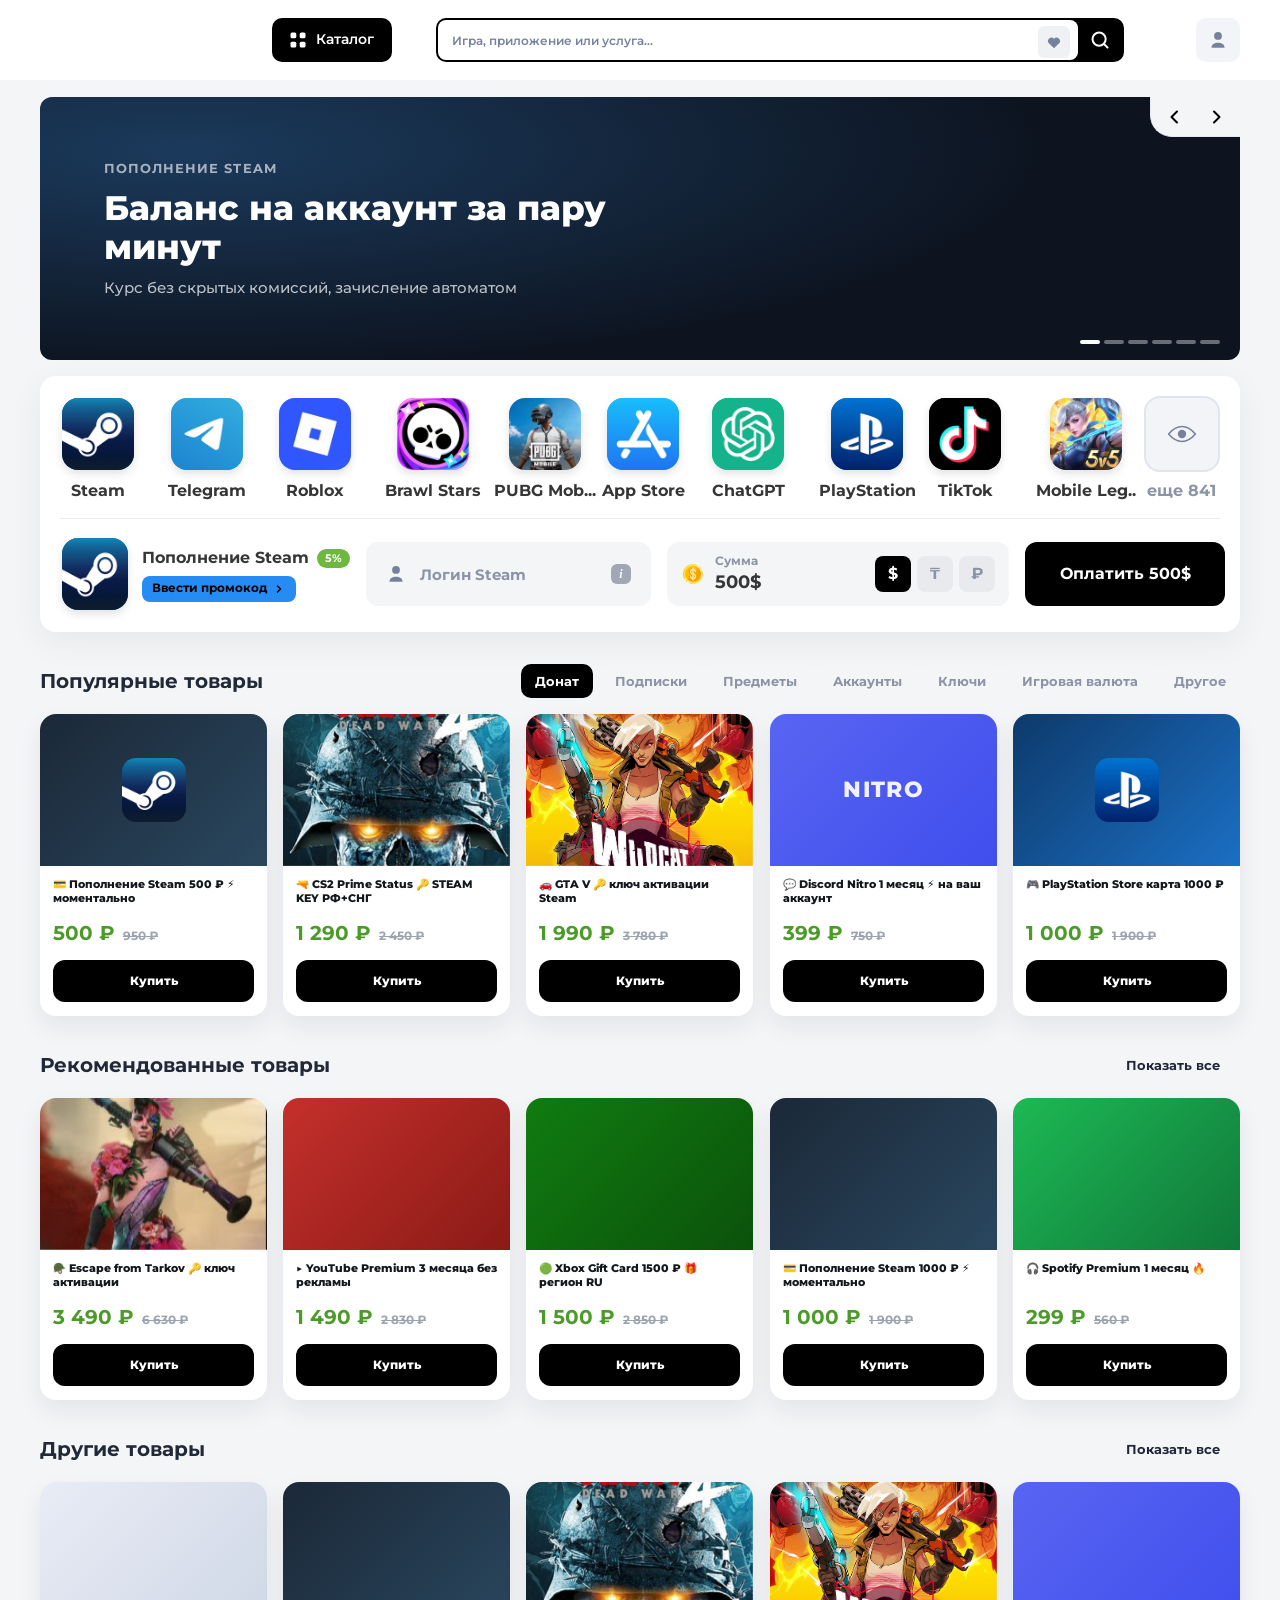
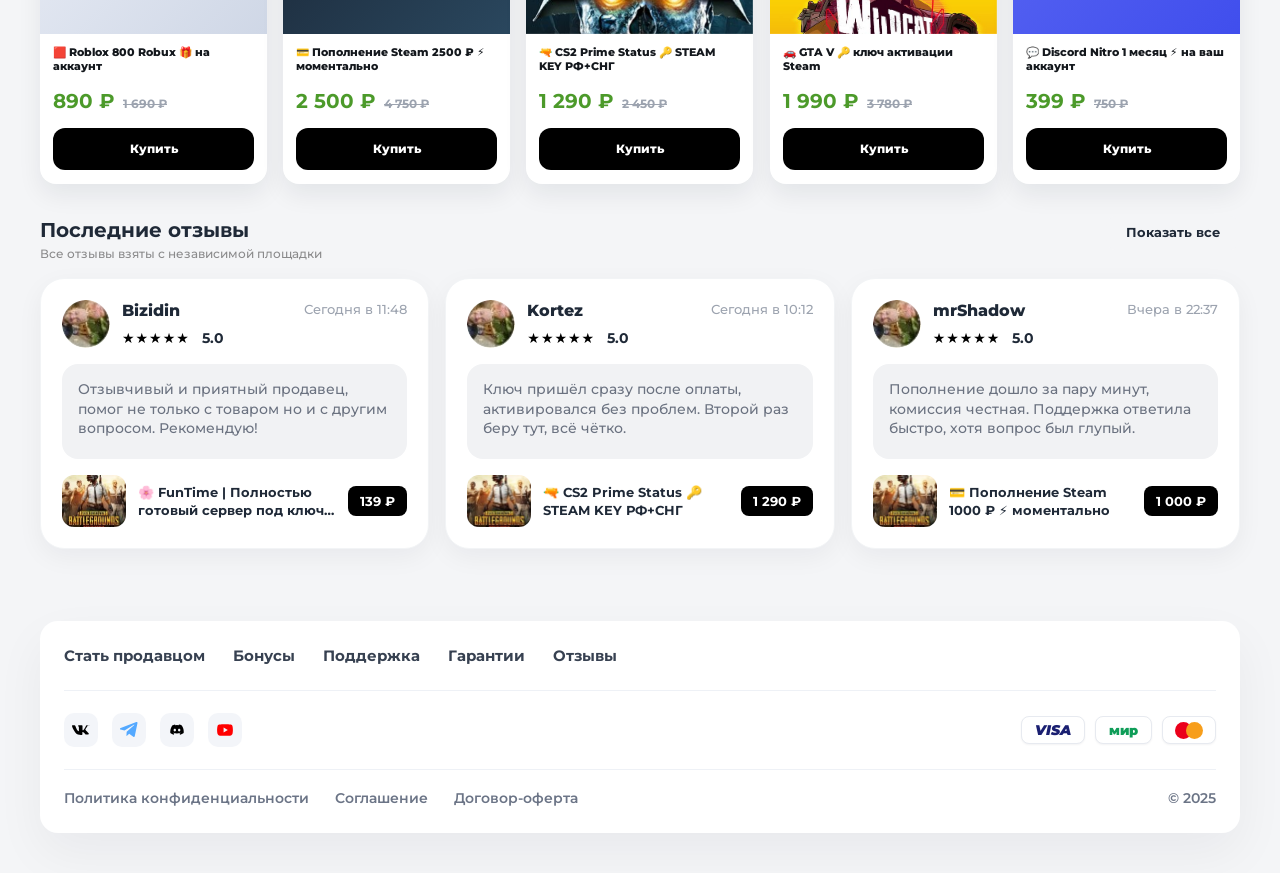
<file: index.html>
<!DOCTYPE html>
<html lang="ru">
<head>
<meta charset="utf-8">
<meta name="viewport" content="width=device-width, initial-scale=1">
<title>Магазин цифровых товаров</title>
<link rel="icon" href="assets/img/favicon.svg" type="image/svg+xml">
<link rel="icon" href="assets/img/favicon-32.png" sizes="32x32" type="image/png">
<link rel="apple-touch-icon" href="assets/img/favicon-180.png">
<link rel="preconnect" href="https://fonts.googleapis.com">
<link rel="preconnect" href="https://fonts.gstatic.com" crossorigin>
<link href="https://fonts.googleapis.com/css2?family=Montserrat:wght@400;500;600;700;800;900&display=swap" rel="stylesheet">
<link rel="stylesheet" href="assets/css/styles.css">
</head>
<body>

<header class="header">
  <div class="header__inner">
    <button class="btn btn--catalog" type="button" id="catalogBtn" aria-expanded="false" aria-controls="catalogMenu">
      <svg width="20" height="20" viewBox="0 0 20 20" fill="none" aria-hidden="true">
        <rect x="2.5" y="2.5" width="5.8" height="5.8" rx="1.6" fill="#fff"/>
        <rect x="11.7" y="2.5" width="5.8" height="5.8" rx="1.6" fill="#fff"/>
        <rect x="2.5" y="11.7" width="5.8" height="5.8" rx="1.6" fill="#fff"/>
        <rect x="11.7" y="11.7" width="5.8" height="5.8" rx="1.6" fill="#fff"/>
      </svg>
      Каталог
    </button>

    <form class="search" role="search" onsubmit="return false">
      <input class="search__input" type="text" placeholder="Игра, приложение или услуга...">
      <button class="search__fav" type="button" aria-label="Избранное">
        <svg width="14" height="13" viewBox="0 0 14 13" fill="none" aria-hidden="true"><path d="M7 12.2 1.9 7.3A3.4 3.4 0 0 1 7 2.8a3.4 3.4 0 0 1 5.1 4.5L7 12.2Z" fill="#76829B"/></svg>
      </button>
      <button class="search__submit" type="submit" aria-label="Найти">
        <svg width="20" height="20" viewBox="0 0 20 20" fill="none" aria-hidden="true">
          <circle cx="9.1" cy="9.1" r="6.6" stroke="#fff" stroke-width="2"/>
          <path d="M14 14l3.5 3.5" stroke="#fff" stroke-width="2" stroke-linecap="round"/>
        </svg>
      </button>
    </form>

    <button class="header__profile" type="button" aria-label="Профиль">
      <svg width="20" height="20" viewBox="0 0 20 20" fill="none" aria-hidden="true">
        <circle cx="10" cy="5.9" r="3.9" fill="#76829B"/>
        <path d="M3.5 17.7c0-3.4 2.9-4.9 6.5-4.9s6.5 1.5 6.5 4.9H3.5Z" fill="#76829B"/>
      </svg>
    </button>
  </div>

  <!-- Выпадающее меню каталога. Живёт внутри шапки, чтобы клик по нему
       не считался кликом «снаружи» и меню не закрывалось само. -->
  <div class="catalog" id="catalogMenu" hidden>
    <div class="catalog__inner">
      <nav class="cat-side">
            <button class="cat-side__item is-active" type="button">
              Игры и игровые сервисы
              <svg width="18" height="18" viewBox="0 0 18 18" fill="none" aria-hidden="true"><path d="M6.75 4.5 11.25 9l-4.5 4.5" stroke="currentColor" stroke-width="1.5" stroke-linecap="round" stroke-linejoin="round"/></svg>
            </button>
            <button class="cat-side__item" type="button">
              Игровые ценности
              <svg width="18" height="18" viewBox="0 0 18 18" fill="none" aria-hidden="true"><path d="M6.75 4.5 11.25 9l-4.5 4.5" stroke="currentColor" stroke-width="1.5" stroke-linecap="round" stroke-linejoin="round"/></svg>
            </button>
            <button class="cat-side__item" type="button">
              Мобильные игры
              <svg width="18" height="18" viewBox="0 0 18 18" fill="none" aria-hidden="true"><path d="M6.75 4.5 11.25 9l-4.5 4.5" stroke="currentColor" stroke-width="1.5" stroke-linecap="round" stroke-linejoin="round"/></svg>
            </button>
            <button class="cat-side__item" type="button">
              Сервисы и соцсети
              <svg width="18" height="18" viewBox="0 0 18 18" fill="none" aria-hidden="true"><path d="M6.75 4.5 11.25 9l-4.5 4.5" stroke="currentColor" stroke-width="1.5" stroke-linecap="round" stroke-linejoin="round"/></svg>
            </button>
            <button class="cat-side__item" type="button">
              Программы
              <svg width="18" height="18" viewBox="0 0 18 18" fill="none" aria-hidden="true"><path d="M6.75 4.5 11.25 9l-4.5 4.5" stroke="currentColor" stroke-width="1.5" stroke-linecap="round" stroke-linejoin="round"/></svg>
            </button>
      </nav>
      <div class="cat-main">
        <div class="cat-cols">
            <div class="cat-col">
              <h3 class="cat-col__title">
                <a href="#">Steam</a>
                <svg width="18" height="18" viewBox="0 0 18 18" fill="none" aria-hidden="true"><path d="M6.75 4.5 11.25 9l-4.5 4.5" stroke="currentColor" stroke-width="1.6" stroke-linecap="round" stroke-linejoin="round"/></svg>
              </h3>
              <ul class="cat-col__list">
                <li><a href="#">Игры и DLC</a></li>
                <li><a href="#">Пополнение баланса</a></li>
                <li><a href="#">Подарочные карты</a></li>
                <li><a href="#">Коллекционные карточки</a></li>
                <li><a href="#">Смена региона</a></li>
              </ul>
            </div>
            <div class="cat-col">
              <h3 class="cat-col__title">
                <a href="#">PlayStation</a>
                <svg width="18" height="18" viewBox="0 0 18 18" fill="none" aria-hidden="true"><path d="M6.75 4.5 11.25 9l-4.5 4.5" stroke="currentColor" stroke-width="1.6" stroke-linecap="round" stroke-linejoin="round"/></svg>
              </h3>
              <ul class="cat-col__list">
                <li><a href="#">Игры и DLC</a></li>
                <li><a href="#">Пополнение баланса</a></li>
                <li><a href="#">Новые аккаунты</a></li>
                <li><a href="#">PS Plus</a></li>
                <li><a href="#">EA Play</a></li>
              </ul>
            </div>
            <div class="cat-col">
              <h3 class="cat-col__title">
                <a href="#">Xbox</a>
                <svg width="18" height="18" viewBox="0 0 18 18" fill="none" aria-hidden="true"><path d="M6.75 4.5 11.25 9l-4.5 4.5" stroke="currentColor" stroke-width="1.6" stroke-linecap="round" stroke-linejoin="round"/></svg>
              </h3>
              <ul class="cat-col__list">
                <li><a href="#">Игры и DLC</a></li>
                <li><a href="#">Пополнение баланса</a></li>
                <li><a href="#">Новые аккаунты</a></li>
                <li><a href="#">Xbox Game Pass</a></li>
                <li><a href="#">Услуги</a></li>
              </ul>
            </div>
            <div class="cat-col">
              <h3 class="cat-col__title">
                <a href="#">Nintendo</a>
                <svg width="18" height="18" viewBox="0 0 18 18" fill="none" aria-hidden="true"><path d="M6.75 4.5 11.25 9l-4.5 4.5" stroke="currentColor" stroke-width="1.6" stroke-linecap="round" stroke-linejoin="round"/></svg>
              </h3>
              <ul class="cat-col__list">
                <li><a href="#">Игры и DLC</a></li>
                <li><a href="#">Подарочные карты</a></li>
                <li><a href="#">Новые аккаунты</a></li>
                <li><a href="#">NS Online</a></li>
              </ul>
            </div>
            <div class="cat-col">
              <h3 class="cat-col__title">
                <a href="#">Battle.net</a>
                <svg width="18" height="18" viewBox="0 0 18 18" fill="none" aria-hidden="true"><path d="M6.75 4.5 11.25 9l-4.5 4.5" stroke="currentColor" stroke-width="1.6" stroke-linecap="round" stroke-linejoin="round"/></svg>
              </h3>
              <ul class="cat-col__list">
                <li><a href="#">World of Warcraft</a></li>
                <li><a href="#">Подарочные карты</a></li>
                <li><a href="#">Прямое пополнение</a></li>
                <li><a href="#">Новые аккаунты</a></li>
                <li><a href="#">Смена региона</a></li>
              </ul>
            </div>
            <div class="cat-col">
              <h3 class="cat-col__title">
                <a href="#">Подборки</a>
                <svg width="18" height="18" viewBox="0 0 18 18" fill="none" aria-hidden="true"><path d="M6.75 4.5 11.25 9l-4.5 4.5" stroke="currentColor" stroke-width="1.6" stroke-linecap="round" stroke-linejoin="round"/></svg>
              </h3>
              <ul class="cat-col__list">
                <li><a href="#">Скидки 90%</a></li>
                <li><a href="#">Популярные издатели</a></li>
                <li><a href="#">Лучшие серии игр</a></li>
                <li><a href="#">Steam Deck</a></li>
                <li><a href="#">Bundle-наборы</a></li>
              </ul>
            </div>
        </div>
      </div>
    </div>
  </div>
</header>

<main class="page">

  <!-- Баннер-карусель, пункт 1 интерактива из ТЗ. В макете картинки не было
       (чёрный прямоугольник), поэтому слайды собраны градиентами —
       структура и поведение важнее содержимого. -->
  <section class="banner" id="banner">
    <div class="banner__track">
      <div class="banner__slide slide--1 is-current">
        <div class="banner__text">
          <p class="banner__kicker">Пополнение Steam</p>
          <h2 class="banner__title">Баланс на аккаунт за пару минут</h2>
          <p class="banner__sub">Курс без скрытых комиссий, зачисление автоматом</p>
        </div>
      </div>
      <div class="banner__slide slide--2">
        <div class="banner__text">
          <p class="banner__kicker">Ключи и активации</p>
          <h2 class="banner__title">Более 40 000 игр в наличии</h2>
          <p class="banner__sub">Ключ приходит сразу после оплаты</p>
        </div>
      </div>
      <div class="banner__slide slide--3">
        <div class="banner__text">
          <p class="banner__kicker">Подписки</p>
          <h2 class="banner__title">Discord Nitro, YouTube, Spotify</h2>
          <p class="banner__sub">Оформляем на ваш аккаунт, без смены пароля</p>
        </div>
      </div>
      <div class="banner__slide slide--4">
        <div class="banner__text">
          <p class="banner__kicker">Мобильные игры</p>
          <h2 class="banner__title">Донат в Brawl Stars и PUBG Mobile</h2>
          <p class="banner__sub">По ID аккаунта, без входа в игру</p>
        </div>
      </div>
      <div class="banner__slide slide--5">
        <div class="banner__text">
          <p class="banner__kicker">Гифт-карты</p>
          <h2 class="banner__title">PlayStation, Xbox, Roblox</h2>
          <p class="banner__sub">Номиналы от 500 ₽, регион на выбор</p>
        </div>
      </div>
      <div class="banner__slide slide--6">
        <div class="banner__text">
          <p class="banner__kicker">Гарантия</p>
          <h2 class="banner__title">Не подошёл товар — вернём деньги</h2>
          <p class="banner__sub">Поддержка на связи круглосуточно</p>
        </div>
      </div>
    </div>

    <div class="banner__nav">
      <button class="banner__arrow" type="button" data-dir="-1" aria-label="Предыдущий слайд">
        <svg width="22" height="22" viewBox="0 0 22 22" fill="none" aria-hidden="true"><path d="M13 5.5 7.5 11l5.5 5.5" stroke="#000" stroke-width="2" stroke-linecap="round" stroke-linejoin="round"/></svg>
      </button>
      <button class="banner__arrow" type="button" data-dir="1" aria-label="Следующий слайд">
        <svg width="22" height="22" viewBox="0 0 22 22" fill="none" aria-hidden="true"><path d="M9 5.5 14.5 11 9 16.5" stroke="#000" stroke-width="2" stroke-linecap="round" stroke-linejoin="round"/></svg>
      </button>
    </div>

    <div class="banner__dots" role="tablist" aria-label="Слайды"></div>
  </section>

  <!-- Иконки сервисов и блок пополнения Steam -->
  <section class="services-card">
    <div class="services">
          <button class="service" type="button" style="--ring: #1482B3">
            <span class="service__tile"><img src="assets/img/steam.png" alt="Steam"></span>
            <span class="service__name">Steam</span>
          </button>
          <button class="service" type="button" style="--ring: #45BAEE">
            <span class="service__tile"><img src="assets/img/telegram.png" alt="Telegram"></span>
            <span class="service__name">Telegram</span>
          </button>
          <button class="service" type="button" style="--ring: #B8C5FF">
            <span class="service__tile"><img src="assets/img/roblox.png" alt="Roblox"></span>
            <span class="service__name">Roblox</span>
          </button>
          <button class="service" type="button" style="--ring: #E86EFF">
            <span class="service__tile"><img src="assets/img/brawlstars.png" alt="Brawl Stars"></span>
            <span class="service__name">Brawl Stars</span>
          </button>
          <button class="service" type="button" style="--ring: #FFFFFF">
            <span class="service__tile"><img src="assets/img/pubgm.png" alt="PUBG Mob..."></span>
            <span class="service__name">PUBG Mob...</span>
          </button>
          <button class="service" type="button" style="--ring: #4ACDFF">
            <span class="service__tile"><img src="assets/img/appstore.png" alt="App Store"></span>
            <span class="service__name">App Store</span>
          </button>
          <button class="service" type="button" style="--ring: #38D4AD">
            <span class="service__tile"><img src="assets/img/chatgpt.png" alt="ChatGPT"></span>
            <span class="service__name">ChatGPT</span>
          </button>
          <button class="service" type="button" style="--ring: #117FDA">
            <span class="service__tile"><img src="assets/img/playstation.png" alt="PlayStation"></span>
            <span class="service__name">PlayStation</span>
          </button>
          <button class="service" type="button" style="--ring: #454545">
            <span class="service__tile"><img src="assets/img/tiktok.png" alt="TikTok"></span>
            <span class="service__name">TikTok</span>
          </button>
          <button class="service" type="button" style="--ring: #FFFFFF">
            <span class="service__tile"><img src="assets/img/mobilelegends.png" alt="Mobile Leg.."></span>
            <span class="service__name">Mobile Leg..</span>
          </button>
      <button class="service service--more" type="button">
        <span class="service__tile service__tile--more">
          <svg width="28" height="28" viewBox="0 0 28 28" fill="none" aria-hidden="true">
            <circle cx="14" cy="14" r="4.2" fill="#76829B"/>
            <path d="M14 6.5c5.2 0 9.6 3 13.4 7.5-3.8 4.5-8.2 7.5-13.4 7.5S4.4 18.5.6 14C4.4 9.5 8.8 6.5 14 6.5Z" stroke="#76829B" stroke-width="1.6"/>
          </svg>
        </span>
        <span class="service__name service__name--muted">еще 841</span>
      </button>
    </div>

    <hr class="services-card__divider">

    <div class="topup" data-sku="STEAM-TOPUP-500">
      <div class="topup__app">
        <span class="service__tile" style="--ring: #1482B3"><img src="assets/img/steam.png" alt="Steam"></span>
        <div class="topup__app-text">
          <p class="topup__app-title">Пополнение Steam <span class="badge">5%</span></p>
          <button class="promo-btn" type="button" id="promoBtn">
            Ввести промокод
            <svg width="12" height="12" viewBox="0 0 12 12" fill="none" aria-hidden="true"><path d="M4.5 3 7.5 6l-3 3" stroke="#000" stroke-width="1.5" stroke-linecap="round" stroke-linejoin="round"/></svg>
          </button>
          <label class="promo-field" id="promoField" hidden>
            <input type="text" id="promoInput" placeholder="Промокод" maxlength="32" autocomplete="off">
          </label>
          <p class="promo-note" id="promoNote" hidden></p>
        </div>
      </div>

      <label class="field field--login">
        <svg width="20" height="20" viewBox="0 0 20 20" fill="none" aria-hidden="true">
          <circle cx="10" cy="5.9" r="3.9" fill="#76829B"/>
          <path d="M3.5 17.7c0-3.4 2.9-4.9 6.5-4.9s6.5 1.5 6.5 4.9H3.5Z" fill="#76829B"/>
        </svg>
        <input type="text" placeholder="Логин Steam">
        <span class="field__hint" title="Логин виден в настройках профиля Steam">i</span>
      </label>

      <div class="field field--amount">
        <img class="field__coin" src="assets/img/coin.png" alt="" width="20" height="20">
        <div class="field__amount-text">
          <span class="field__label">Сумма</span>
          <span class="field__value" id="amountValue">500₽</span>
        </div>
        <!-- Переключатель валют (пункт 3): только активное состояние, пересчёт по ТЗ не нужен -->
        <div class="currency" id="currency">
          <button class="currency__btn is-active" type="button" data-cur="$">$</button>
          <button class="currency__btn" type="button" data-cur="₸">₸</button>
          <button class="currency__btn" type="button" data-cur="₽">₽</button>
        </div>
      </div>

      <button class="btn btn--pay" type="button" id="payButton">Оплатить 500$</button>
    </div>
  </section>

  <!-- Ряды товаров -->
  <section class="products">
    <div class="products__head">
      <h2 class="section-title">Популярные товары</h2>
      <div class="chips">
            <button class="chip is-active" type="button" data-tab="donate">Донат</button>
            <button class="chip" type="button" data-tab="subscribes">Подписки</button>
            <button class="chip" type="button" data-tab="items">Предметы</button>
            <button class="chip" type="button" data-tab="accounts">Аккаунты</button>
            <button class="chip" type="button" data-tab="keys">Ключи</button>
            <button class="chip" type="button" data-tab="currency">Игровая валюта</button>
            <button class="chip" type="button" data-tab="other">Другое</button>
      </div>
    </div>
    <div class="grid">
        <article class="card" data-sku="STEAM-TOPUP-500">
            <div class="card__media card__media--art art--steam">
              <img src="assets/img/steam.png" alt="" loading="lazy">
            </div>
          <div class="card__body">
            <h3 class="card__title">💳 Пополнение Steam 500 ₽ ⚡ моментально</h3>
            <p class="card__price">
              <span class="card__price-now">500 ₽</span>
              <span class="card__price-old">950 ₽</span>
            </p>
            <button class="btn btn--buy" type="button">Купить</button>
          </div>
        </article>
        <article class="card" data-sku="KEY-CS2-PRIME">
            <img class="card__media" src="assets/img/zombie.jpg" alt="" loading="lazy">
          <div class="card__body">
            <h3 class="card__title">🔫 CS2 Prime Status 🔑 STEAM KEY РФ+СНГ</h3>
            <p class="card__price">
              <span class="card__price-now">1 290 ₽</span>
              <span class="card__price-old">2 450 ₽</span>
            </p>
            <button class="btn btn--buy" type="button">Купить</button>
          </div>
        </article>
        <article class="card" data-sku="KEY-GTA5">
            <img class="card__media" src="assets/img/wildcat.jpg" alt="" loading="lazy">
          <div class="card__body">
            <h3 class="card__title">🚗 GTA V 🔑 ключ активации Steam</h3>
            <p class="card__price">
              <span class="card__price-now">1 990 ₽</span>
              <span class="card__price-old">3 780 ₽</span>
            </p>
            <button class="btn btn--buy" type="button">Купить</button>
          </div>
        </article>
        <article class="card" data-sku="SUB-DISCORD-1M">
            <div class="card__media card__media--art art--discord">
              <span class="art__label">NITRO</span>
            </div>
          <div class="card__body">
            <h3 class="card__title">💬 Discord Nitro 1 месяц ⚡ на ваш аккаунт</h3>
            <p class="card__price">
              <span class="card__price-now">399 ₽</span>
              <span class="card__price-old">750 ₽</span>
            </p>
            <button class="btn btn--buy" type="button">Купить</button>
          </div>
        </article>
        <article class="card" data-sku="GIFT-PSN-1000">
            <div class="card__media card__media--art art--psn">
              <img src="assets/img/playstation.png" alt="" loading="lazy">
            </div>
          <div class="card__body">
            <h3 class="card__title">🎮 PlayStation Store карта 1000 ₽</h3>
            <p class="card__price">
              <span class="card__price-now">1 000 ₽</span>
              <span class="card__price-old">1 900 ₽</span>
            </p>
            <button class="btn btn--buy" type="button">Купить</button>
          </div>
        </article>
    </div>
  </section>

  <section class="products">
    <div class="products__head">
      <h2 class="section-title">Рекомендованные товары</h2>
      <button class="btn btn--ghost" type="button">Показать все</button>
    </div>
    <div class="grid">
        <article class="card" data-sku="KEY-EFT">
            <img class="card__media" src="assets/img/rogue.jpg" alt="" loading="lazy">
          <div class="card__body">
            <h3 class="card__title">🪖 Escape from Tarkov 🔑 ключ активации</h3>
            <p class="card__price">
              <span class="card__price-now">3 490 ₽</span>
              <span class="card__price-old">6 630 ₽</span>
            </p>
            <button class="btn btn--buy" type="button">Купить</button>
          </div>
        </article>
        <article class="card" data-sku="SUB-YT-3M">
            <div class="card__media card__media--art art--yt">
              <span class="art__label">PREMIUM</span>
            </div>
          <div class="card__body">
            <h3 class="card__title">▶️ YouTube Premium 3 месяца без рекламы</h3>
            <p class="card__price">
              <span class="card__price-now">1 490 ₽</span>
              <span class="card__price-old">2 830 ₽</span>
            </p>
            <button class="btn btn--buy" type="button">Купить</button>
          </div>
        </article>
        <article class="card" data-sku="GIFT-XBOX-1500">
            <div class="card__media card__media--art art--xbox">
              <span class="art__label">XBOX</span>
            </div>
          <div class="card__body">
            <h3 class="card__title">🟢 Xbox Gift Card 1500 ₽ 🎁 регион RU</h3>
            <p class="card__price">
              <span class="card__price-now">1 500 ₽</span>
              <span class="card__price-old">2 850 ₽</span>
            </p>
            <button class="btn btn--buy" type="button">Купить</button>
          </div>
        </article>
        <article class="card" data-sku="STEAM-TOPUP-1000">
            <div class="card__media card__media--art art--steam">
              <img src="assets/img/steam.png" alt="" loading="lazy">
            </div>
          <div class="card__body">
            <h3 class="card__title">💳 Пополнение Steam 1000 ₽ ⚡ моментально</h3>
            <p class="card__price">
              <span class="card__price-now">1 000 ₽</span>
              <span class="card__price-old">1 900 ₽</span>
            </p>
            <button class="btn btn--buy" type="button">Купить</button>
          </div>
        </article>
        <article class="card" data-sku="SUB-SPOTIFY-1M">
            <div class="card__media card__media--art art--spotify">
              <span class="art__label">SPOTIFY</span>
            </div>
          <div class="card__body">
            <h3 class="card__title">🎧 Spotify Premium 1 месяц 🔥</h3>
            <p class="card__price">
              <span class="card__price-now">299 ₽</span>
              <span class="card__price-old">560 ₽</span>
            </p>
            <button class="btn btn--buy" type="button">Купить</button>
          </div>
        </article>
    </div>
  </section>

  <section class="products">
    <div class="products__head">
      <h2 class="section-title">Другие товары</h2>
      <!-- Каталог из ТЗ — 12 позиций, поэтому подборки пересекаются:
           один и тот же товар выглядит одинаково в любом ряду -->
      <button class="btn btn--ghost" type="button">Показать все</button>
    </div>
    <div class="grid">
        <article class="card" data-sku="GIFT-ROBLOX-800">
            <div class="card__media card__media--art art--roblox">
              <img src="assets/img/roblox.png" alt="" loading="lazy">
            </div>
          <div class="card__body">
            <h3 class="card__title">🟥 Roblox 800 Robux 🎁 на аккаунт</h3>
            <p class="card__price">
              <span class="card__price-now">890 ₽</span>
              <span class="card__price-old">1 690 ₽</span>
            </p>
            <button class="btn btn--buy" type="button">Купить</button>
          </div>
        </article>
        <article class="card" data-sku="STEAM-TOPUP-2500">
            <div class="card__media card__media--art art--steam">
              <img src="assets/img/steam.png" alt="" loading="lazy">
            </div>
          <div class="card__body">
            <h3 class="card__title">💳 Пополнение Steam 2500 ₽ ⚡ моментально</h3>
            <p class="card__price">
              <span class="card__price-now">2 500 ₽</span>
              <span class="card__price-old">4 750 ₽</span>
            </p>
            <button class="btn btn--buy" type="button">Купить</button>
          </div>
        </article>
        <article class="card" data-sku="KEY-CS2-PRIME">
            <img class="card__media" src="assets/img/zombie.jpg" alt="" loading="lazy">
          <div class="card__body">
            <h3 class="card__title">🔫 CS2 Prime Status 🔑 STEAM KEY РФ+СНГ</h3>
            <p class="card__price">
              <span class="card__price-now">1 290 ₽</span>
              <span class="card__price-old">2 450 ₽</span>
            </p>
            <button class="btn btn--buy" type="button">Купить</button>
          </div>
        </article>
        <article class="card" data-sku="KEY-GTA5">
            <img class="card__media" src="assets/img/wildcat.jpg" alt="" loading="lazy">
          <div class="card__body">
            <h3 class="card__title">🚗 GTA V 🔑 ключ активации Steam</h3>
            <p class="card__price">
              <span class="card__price-now">1 990 ₽</span>
              <span class="card__price-old">3 780 ₽</span>
            </p>
            <button class="btn btn--buy" type="button">Купить</button>
          </div>
        </article>
        <article class="card" data-sku="SUB-DISCORD-1M">
            <div class="card__media card__media--art art--discord">
              <span class="art__label">NITRO</span>
            </div>
          <div class="card__body">
            <h3 class="card__title">💬 Discord Nitro 1 месяц ⚡ на ваш аккаунт</h3>
            <p class="card__price">
              <span class="card__price-now">399 ₽</span>
              <span class="card__price-old">750 ₽</span>
            </p>
            <button class="btn btn--buy" type="button">Купить</button>
          </div>
        </article>
    </div>
  </section>

  <!-- Отзывы: сверх ТЗ, для полноты страницы -->
  <section class="reviews">
    <div class="reviews__head">
      <div>
        <h2 class="section-title">Последние отзывы</h2>
        <p class="reviews__note">Все отзывы взяты с независимой площадки</p>
      </div>
      <button class="btn btn--ghost" type="button">Показать все</button>
    </div>
    <div class="reviews__grid">
        <article class="review">
          <header class="review__head">
            <img class="review__avatar" src="assets/img/avatar.jpg" alt="">
            <div class="review__who">
              <span class="review__name">Bizidin</span>
              <span class="review__rating"><span class="stars">★★★★★</span> 5.0</span>
            </div>
            <time class="review__time">Сегодня в 11:48</time>
          </header>
          <p class="review__text">Отзывчивый и приятный продавец, помог не только с товаром но и с другим вопросом. Рекомендую!</p>
          <a class="review__product" href="#">
            <img src="assets/img/pubg.jpg" alt="">
            <span class="review__product-name">🌸 FunTime | Полностью готовый сервер под ключ ⚡</span>
            <span class="review__product-price">139 ₽</span>
          </a>
        </article>
        <article class="review">
          <header class="review__head">
            <img class="review__avatar" src="assets/img/avatar.jpg" alt="">
            <div class="review__who">
              <span class="review__name">Kortez</span>
              <span class="review__rating"><span class="stars">★★★★★</span> 5.0</span>
            </div>
            <time class="review__time">Сегодня в 10:12</time>
          </header>
          <p class="review__text">Ключ пришёл сразу после оплаты, активировался без проблем. Второй раз беру тут, всё чётко.</p>
          <a class="review__product" href="#">
            <img src="assets/img/pubg.jpg" alt="">
            <span class="review__product-name">🔫 CS2 Prime Status 🔑 STEAM KEY РФ+СНГ</span>
            <span class="review__product-price">1 290 ₽</span>
          </a>
        </article>
        <article class="review">
          <header class="review__head">
            <img class="review__avatar" src="assets/img/avatar.jpg" alt="">
            <div class="review__who">
              <span class="review__name">mrShadow</span>
              <span class="review__rating"><span class="stars">★★★★★</span> 5.0</span>
            </div>
            <time class="review__time">Вчера в 22:37</time>
          </header>
          <p class="review__text">Пополнение дошло за пару минут, комиссия честная. Поддержка ответила быстро, хотя вопрос был глупый.</p>
          <a class="review__product" href="#">
            <img src="assets/img/pubg.jpg" alt="">
            <span class="review__product-name">💳 Пополнение Steam 1000 ₽ ⚡ моментально</span>
            <span class="review__product-price">1 000 ₽</span>
          </a>
        </article>
    </div>
  </section>

</main>

<footer class="footer">
  <div class="footer__row footer__row--top">
    <nav class="footer__nav">
      <a href="#">Стать продавцом</a>
      <a href="#">Бонусы</a>
      <a href="#">Поддержка</a>
      <a href="#">Гарантии</a>
      <a href="#">Отзывы</a>
    </nav>
  </div>

  <div class="footer__row footer__row--mid">
    <div class="footer__socials">
      <a class="soc" href="#" aria-label="VK"><svg width="18" height="10" viewBox="0 0 18 10" fill="none"><path d="M17.4 1c.1-.4 0-.7-.6-.7h-2c-.5 0-.7.3-.8.5 0 0-1 2.4-2.3 3.9-.4.4-.6.6-.9.6-.1 0-.3-.2-.3-.6V1c0-.5-.2-.7-.6-.7H6.6c-.3 0-.5.2-.5.4 0 .5.7.6.8 1.9v2.9c0 .6-.1.7-.4.7-.7 0-2.2-2.4-3.1-5.2C3.2.5 3 .3 2.5.3H.5C0 .3 0 .5 0 .8c0 .5.7 3.1 3.1 6.5C4.7 9.6 7 10 9 10c1.2 0 1.4-.3 1.4-.7V7.5c0-.5.1-.6.4-.6.2 0 .6.1 1.5 1 1 1 1.2 1.5 1.8 1.5h2c.6 0 .8-.3.7-.8-.2-.5-.9-1.3-1.8-2.2-.5-.6-1.2-1.2-1.4-1.5-.3-.4-.2-.5 0-.9 0 0 2.4-3.4 2.6-4.5" fill="#000"/></svg></a>
      <a class="soc" href="#" aria-label="Telegram"><svg width="18" height="16" viewBox="0 0 18 16" fill="none"><path d="M17.5.9 14.8 14c-.2.9-.7 1.1-1.5.7l-4.1-3-2 1.9c-.2.2-.4.4-.8.4l.3-4.2L14.3 3c.3-.3-.1-.4-.5-.2L4.5 8.6.5 7.4C-.4 7.1-.4 6.5.7 6.1L16.3.1c.7-.3 1.4.2 1.2.8Z" fill="#54A9FF"/></svg></a>
      <a class="soc" href="#" aria-label="Discord"><svg width="14" height="17" viewBox="0 0 14 17" fill="none"><path d="M11.8 3.4A11 11 0 0 0 9 2.5l-.4.7a10 10 0 0 0-3.2 0L5 2.5c-1 .2-1.9.5-2.8 1C.6 6 .1 8.5.3 11a11 11 0 0 0 3.4 1.7l.7-1.1-1.2-.6.3-.2a7.9 7.9 0 0 0 6.8 0l.3.2-1.2.6.7 1.1A11 11 0 0 0 13.7 11c.3-2.9-.4-5.4-1.9-7.6ZM4.8 9.5c-.7 0-1.2-.6-1.2-1.4S4.1 6.7 4.8 6.7c.7 0 1.2.6 1.2 1.4s-.5 1.4-1.2 1.4Zm4.4 0c-.7 0-1.2-.6-1.2-1.4s.5-1.4 1.2-1.4c.7 0 1.2.6 1.2 1.4s-.5 1.4-1.2 1.4Z" fill="#000"/></svg></a>
      <a class="soc" href="#" aria-label="YouTube"><svg width="18" height="18" viewBox="0 0 18 18" fill="none"><path d="M16.5 5.3c-.2-.9-.9-1.5-1.7-1.7C13.2 3.2 9 3.2 9 3.2s-4.2 0-5.8.4c-.8.2-1.5.8-1.7 1.7C1.1 6.9 1.1 9 1.1 9s0 2.1.4 3.7c.2.9.9 1.5 1.7 1.7 1.6.4 5.8.4 5.8.4s4.2 0 5.8-.4c.8-.2 1.5-.8 1.7-1.7.4-1.6.4-3.7.4-3.7s0-2.1-.4-3.7ZM7.6 11.5v-5L11.8 9l-4.2 2.5Z" fill="#FF0000"/></svg></a>
    </div>

    <div class="footer__pay">
      <span class="pay-badge pay-badge--visa">VISA</span>
      <span class="pay-badge pay-badge--mir">мир</span>
      <span class="pay-badge pay-badge--mc"><i></i><i></i></span>
    </div>
  </div>

  <div class="footer__row footer__row--bottom">
    <nav class="footer__legal">
      <a href="#">Политика конфиденциальности</a>
      <a href="#">Соглашение</a>
      <a href="#">Договор-оферта</a>
    </nav>
    <p class="footer__copy">© 2025</p>
  </div>
</footer>

<script src="assets/js/api.js"></script>
<script src="assets/js/app.js"></script>
</body>
</html>
</file>
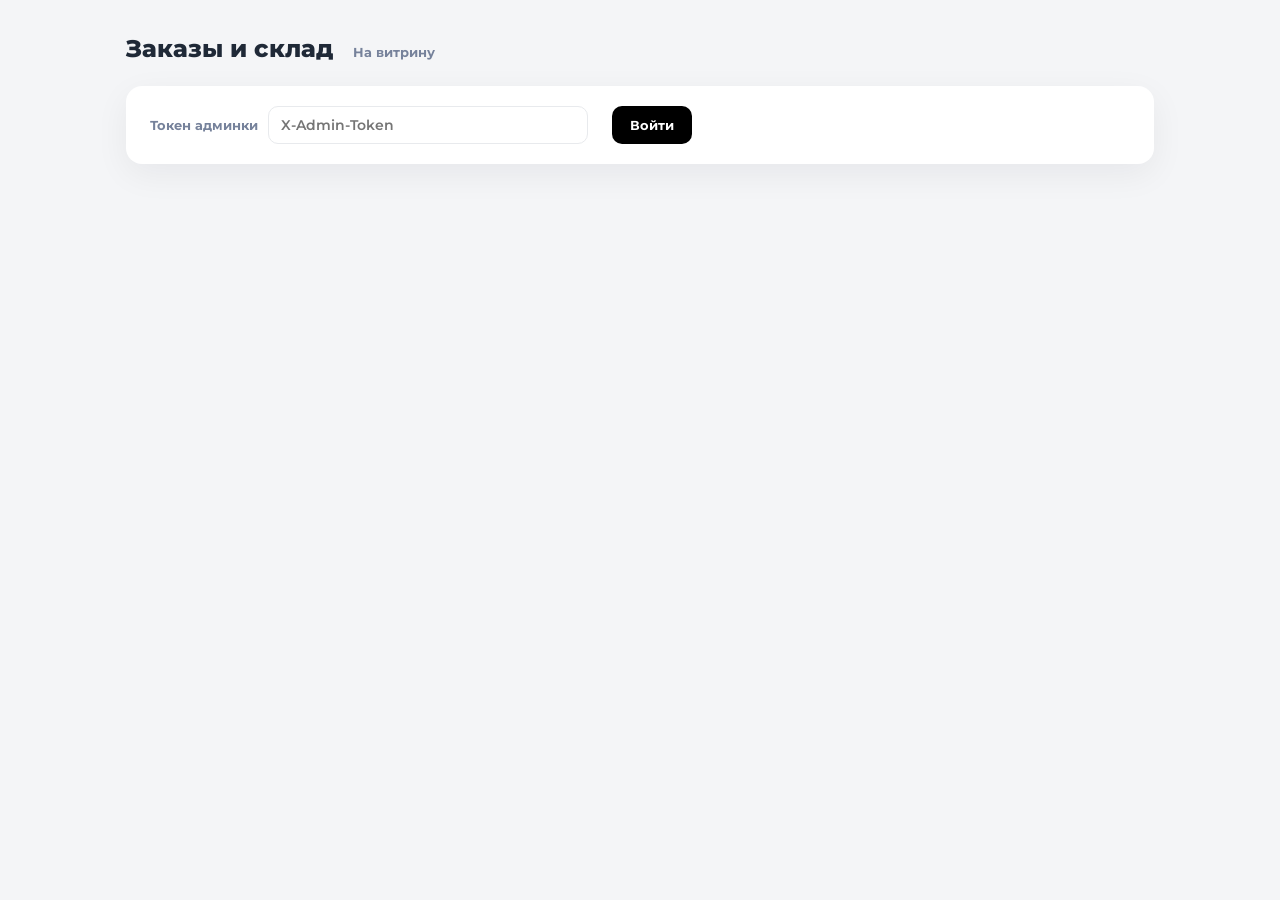
<file: admin/index.html>
<!DOCTYPE html>
<html lang="ru">
<head>
<meta charset="utf-8">
<meta name="viewport" content="width=device-width, initial-scale=1">
<title>Админка — магазин цифровых товаров</title>
<link rel="icon" href="../assets/img/favicon.svg" type="image/svg+xml">
<link rel="icon" href="../assets/img/favicon-32.png" sizes="32x32" type="image/png">
<link rel="preconnect" href="https://fonts.googleapis.com">
<link rel="preconnect" href="https://fonts.gstatic.com" crossorigin>
<link href="https://fonts.googleapis.com/css2?family=Montserrat:wght@400;500;600;700;800&display=swap" rel="stylesheet">
<link rel="stylesheet" href="../assets/css/styles.css">
<link rel="stylesheet" href="../assets/css/admin.css">
</head>
<body>

<div class="adm">
  <header class="adm__top">
    <h1 class="adm__title">Заказы и склад</h1>
    <a class="adm__link" href="../index.html">На витрину</a>
  </header>

  <!-- Полноценной авторизации по ТЗ не требуется, поэтому вход — это просто
       токен, который уходит в заголовке каждого запроса -->
  <section class="panel" id="authPanel">
    <label class="panel__field">
      <span>Токен админки</span>
      <input type="password" id="tokenInput" autocomplete="off" placeholder="X-Admin-Token">
    </label>
    <button class="adm-btn" type="button" id="loginBtn">Войти</button>
    <p class="panel__note" id="authNote" hidden></p>
  </section>

  <div id="workspace" hidden>
    <section class="panel">
      <div class="panel__head">
        <h2 class="panel__title">Склад поставщиков</h2>
        <button class="adm-btn adm-btn--ghost" type="button" id="reloadStock">Обновить</button>
      </div>

      <div class="tbl-wrap">
        <table class="tbl tbl--narrow">
          <thead>
            <tr><th>Поставщик</th><th>Всего кодов</th><th>Свободно</th></tr>
          </thead>
          <tbody id="stockBody"></tbody>
        </table>
      </div>

      <div class="panel__row">
        <select id="refillSupplier">
          <option value="A">Поставщик A</option>
          <option value="B">Поставщик B</option>
        </select>
        <input type="number" id="refillCount" value="10" min="1" max="200">
        <button class="adm-btn" type="button" id="refillBtn">Пополнить</button>
        <button class="adm-btn adm-btn--ghost" type="button" id="replayBtn" title="Применить вебхуки, пришедшие раньше своих заказов">
          Догнать вебхуки
        </button>
        <span class="panel__note" id="stockNote" hidden></span>
      </div>
    </section>

    <section class="panel">
      <div class="panel__head">
        <h2 class="panel__title">Заказы</h2>
        <div class="filters" id="filters">
          <button class="filter is-active" type="button" data-status="stuck">Оплачен, но не выдан</button>
          <button class="filter" type="button" data-status="">Все</button>
          <button class="filter" type="button" data-status="delivered">Выданные</button>
          <button class="filter" type="button" data-status="created">Ждут оплаты</button>
        </div>
        <button class="adm-btn adm-btn--ghost" type="button" id="reloadOrders">Обновить</button>
      </div>

      <div class="tbl-wrap">
        <table class="tbl">
          <thead>
            <tr>
              <th>Заказ</th><th>Товар</th><th>Сумма</th><th>Статус</th>
              <th>Ключ</th><th>Создан</th><th></th>
            </tr>
          </thead>
          <tbody id="ordersBody"></tbody>
        </table>
      </div>
      <p class="panel__note" id="ordersNote" hidden></p>
    </section>
  </div>
</div>

<script src="../assets/js/api.js"></script>
<script src="../assets/js/admin.js"></script>
</body>
</html>
</file>
<file: assets/css/styles.css>
/*
   Витрина магазина цифровых товаров.
   Размеры и цвета сняты с фигмы (контейнер 1200, шапка 80, обложка карточки 152
   и т.д.), поэтому в коде попадаются «некруглые» числа вроде 13.5px — так в макете.

   Раскладка при этом резиновая: контейнер тянется до 1200, ниже вступают
   брейкпоинты в конце файла — от планшета до телефона.
*/

:root {
  --bg: #F4F5F7;
  --white: #fff;
  --ink: #16181D;          /* самый тёмный текст, заголовки в меню */
  --text: #363636;         /* основной */
  --text-2: #1F2937;       /* заголовки секций */
  --muted: #8A94A6;        /* подписи, неактивные состояния */
  --muted-2: #76829B;      /* иконки */
  --line: #F2F4F7;
  --line-2: #E8EAED;
  --green: #4C9A2A;        /* цена */
  --green-2: #6EB83F;      /* бейдж «5%» */

  --radius: 16px;
  --shadow-card: 0 11px 25px rgba(16, 24, 40, .07);
  --shadow-block: 0 10px 34px rgba(16, 24, 40, .06);
}

*, *::before, *::after { box-sizing: border-box; }

/* Собственный display у блока сильнее атрибута hidden, поэтому глушим явно */
[hidden] { display: none !important; }

body {
  margin: 0;
  background: var(--bg);
  color: var(--text);
  font: 400 14px/1.4 Montserrat, "Segoe UI", system-ui, sans-serif;
  -webkit-font-smoothing: antialiased;
}

img { display: block; max-width: 100%; }
button { font: inherit; color: inherit; cursor: pointer; }

/* Системная обводка фокуса поверх чёрных кнопок выглядит грязно — рисуем свою.
   Только для клавиатуры: по клику мышью не появляется. */
:focus-visible { outline: 2px solid #268BF3; outline-offset: 2px; }
a { color: inherit; text-decoration: none; }

/* Общий контейнер: до 1200 как в макете, ниже — по ширине окна с полями */
.page,
.header__inner,
.footer,
.catalog__inner {
  width: 100%;
  max-width: 1200px;
  margin: 0 auto;
}

/* ─ Шапка ─ */

.header {
  position: relative;
  z-index: 30;
  background: var(--white);
  border-bottom: 1px solid var(--line);
}

.header__inner {
  height: 80px;
  display: flex;
  align-items: center;
  gap: 44px;
  padding-left: 232px; /* в макете кнопка каталога начинается не от края контейнера */
}

.btn {
  border: 0;
  border-radius: 10px;
  background: none;
  transition: background-color .18s ease, color .18s ease, transform .18s ease, box-shadow .18s ease;
}

.btn--catalog {
  display: inline-flex;
  align-items: center;
  gap: 8px;
  width: 120px;
  height: 44px;
  padding-left: 16px;
  background: #000;
  color: var(--white);
  font-size: 14px;
  font-weight: 600;
}
.btn--catalog:hover { background: #1c1c1c; }
.btn--catalog[aria-expanded="true"] { background: #1c1c1c; }

.search {
  position: relative;
  flex: 1;
  max-width: 688px;
  height: 44px;
  border: 2px solid #000;
  border-radius: 10px;
  background: #000;
  display: flex;
  align-items: center;
}

.search__input {
  flex: 1;
  min-width: 0;
  height: 40px;
  padding: 0 46px 0 14px;
  border: 0;
  border-radius: 8px;
  background: var(--white);
  font: 600 12px Montserrat, sans-serif;
  color: var(--text);
  outline: none;
}
.search__input::placeholder { color: #76829B; }

/* Кнопка «в избранное» лежит поверх белого поля, у правого края */
.search__fav {
  position: absolute;
  top: 6px;
  right: 52px;
  width: 32px;
  height: 32px;
  display: grid;
  place-items: center;
  border: 0;
  border-radius: 6px;
  background: #EFF1F5;
  transition: background-color .18s ease;
}
.search__fav:hover { background: #E2E6EE; }

.search__submit {
  width: 44px;
  height: 40px;
  display: grid;
  place-items: center;
  border: 0;
  background: none;
}

.header__profile {
  width: 44px;
  height: 44px;
  margin-left: auto;
  display: grid;
  place-items: center;
  border: 0;
  border-radius: 10px;
  background: var(--line);
  transition: background-color .18s ease;
}
.header__profile:hover { background: #E7EAF0; }

/* ─ Меню каталога ─ */

.catalog {
  position: absolute;
  left: 0;
  right: 0;
  top: 100%;
  background: var(--white);
  border-bottom: 1px solid #F1F2F5;
  box-shadow: 0 24px 40px rgba(16, 24, 40, .08);
  animation: catalog-in .16s ease-out;
}

@keyframes catalog-in {
  from { opacity: 0; transform: translateY(-6px); }
  to   { opacity: 1; transform: none; }
}

.catalog__inner {
  display: flex;
  min-height: 584px;
}

.cat-side {
  width: 320px;
  padding: 0;
  border-right: 1px solid #F1F2F5;
}

.cat-side__item {
  display: flex;
  align-items: center;
  justify-content: space-between;
  width: 100%;
  height: 44px;
  padding: 0 24px;
  border: 0;
  background: none;
  color: var(--text);
  font-size: 14px;
  font-weight: 500;
  text-align: left;
  transition: background-color .15s ease, color .15s ease;
}
.cat-side__item svg { color: var(--muted); flex: none; }
.cat-side__item:hover { background: #FAFBFC; }
.cat-side__item.is-active { background: var(--bg); color: var(--ink); }

.cat-main { flex: 1; padding: 24px 0 40px 40px; }

.cat-cols {
  display: grid;
  grid-template-columns: repeat(5, 137.6px);
  gap: 40px 32px;
}
/* «Подборки» в макете висят отдельной колонкой во втором ряду */
.cat-col:nth-child(6) { grid-column: 1; }

.cat-col__title {
  display: flex;
  align-items: center;
  gap: 4px;
  margin: 0 0 16px;
  color: var(--ink);
  font-size: 16px;
  font-weight: 700;
}
.cat-col__title svg { color: var(--ink); }

.cat-col__list {
  margin: 0;
  padding: 0;
  list-style: none;
  display: grid;
  gap: 12px;
}
.cat-col__list a {
  font-size: 13.5px;
  font-weight: 500;
  color: var(--text);
  transition: color .15s ease;
}
.cat-col__list a:hover { color: #000; }

/* ─ Баннер ─ */

.page { padding: 16px 0 40px; }

.banner {
  position: relative;
  height: 263px;
  margin-bottom: 16px;
}

.banner__track { height: 100%; }

/* Скругление живёт на самих слайдах: если резать их родителем через overflow:hidden,
   по дуге остаётся тёмный волосок в 1px. */
.banner__slide {
  position: absolute;
  inset: 0;
  border-radius: 12px;
  display: flex;
  align-items: center;
  padding: 0 64px;
  opacity: 0;
  transition: opacity .45s ease;
  pointer-events: none;
}
.banner__slide.is-current { opacity: 1; pointer-events: auto; }

/* Картинок для баннера в макете не было — рисуем градиентами */
.slide--1 { background: radial-gradient(120% 140% at 12% 20%, #1b3a5c 0%, #0d1420 60%); }
.slide--2 { background: radial-gradient(120% 140% at 20% 10%, #3d1f5c 0%, #120d20 65%); }
.slide--3 { background: radial-gradient(120% 140% at 80% 30%, #14483f 0%, #0a1a17 60%); }
.slide--4 { background: radial-gradient(120% 140% at 10% 80%, #5c2a1f 0%, #1c0f0b 65%); }
.slide--5 { background: radial-gradient(120% 140% at 70% 15%, #1f2f5c 0%, #0b0f1c 60%); }
.slide--6 { background: radial-gradient(120% 140% at 30% 60%, #3f3a12 0%, #17150a 60%); }

.banner__text { max-width: 620px; color: var(--white); }

.banner__kicker {
  margin: 0 0 12px;
  font-size: 13px;
  font-weight: 700;
  letter-spacing: .08em;
  text-transform: uppercase;
  color: rgba(255, 255, 255, .62);
}
.banner__title {
  margin: 0 0 10px;
  font-size: 34px;
  line-height: 1.15;
  font-weight: 800;
}
.banner__sub {
  margin: 0;
  font-size: 15px;
  font-weight: 500;
  color: rgba(255, 255, 255, .72);
}

.banner__nav {
  position: absolute;
  top: 0;
  right: 0;
  display: flex;
  gap: 2px;
  padding: 0 4px;
  width: 90px;
  height: 40px;
  border: 1px solid #E5E9F1;
  border-top: 0;
  border-right: 0;
  /* В макете это не кнопка поверх баннера, а вырез в нём (булева операция),
     поэтому фон совпадает с фоном страницы, а скруглён только внутренний угол */
  /* Радиус угла чуть меньше, чем у слайда, — так вырез гарантированно
     накрывает тёмный край и стык получается чистым */
  border-radius: 0 9px 0 22px;
  background: var(--bg);
}

.banner__arrow {
  width: 40px;
  height: 40px;
  display: grid;
  place-items: center;
  border: 0;
  border-radius: 40px;
  background: none;
  transition: background-color .15s ease;
}
.banner__arrow:hover { background: #E5E9F1; }

.banner__dots {
  position: absolute;
  right: 20px;
  bottom: 16px;
  display: flex;
  gap: 4px;
}

.banner__dot {
  width: 20px;
  height: 4px;
  border: 0;
  padding: 0;
  border-radius: 12px;
  background: rgba(255, 255, 255, .38);
  transition: background-color .2s ease;
}
.banner__dot.is-current { background: var(--white); }

/* ─ Карточка с иконками сервисов и пополнением ─ */

.services-card {
  padding: 20px;
  margin-bottom: 32px;
  border-radius: var(--radius);
  background: var(--white);
  box-shadow: var(--shadow-block);
}

.services {
  display: flex;
  justify-content: space-between;
}

.service {
  width: 76px;
  display: grid;
  justify-items: center;
  gap: 8px;
  border: 0;
  background: none;
  padding: 0;
}

/* Плитка сервиса: цвет обводки у каждого свой, приходит из --ring */
.service__tile {
  position: relative;
  display: grid;
  place-items: center;
  width: 76px;
  height: 76px;
  border-radius: 18px;
  padding: 2px;
  /* Пункт 4 из ТЗ. Волну ведёт --wave (0..1) — его ставит JS по расстоянию
     от курсора, поэтому подъём достаётся и соседним плиткам, а не только той,
     что под мышью */
  transform:
    translateY(calc(var(--wave, 0) * -10px))
    scale(calc(1 + var(--wave, 0) * .1));
  box-shadow:
    0 calc(var(--wave, 0) * 14px) calc(var(--wave, 0) * 20px)
    rgba(16, 24, 40, calc(var(--wave, 0) * .2));
  transition: transform .25s ease-out, box-shadow .25s ease-out;
}

/* Цветное свечение под плиткой — цвет берём из той же --ring, что и обводка */
.service__tile::after {
  content: '';
  position: absolute;
  inset: 6px;
  z-index: -1;
  border-radius: 16px;
  background: var(--ring, #C9D2E3);
  filter: blur(14px);
  opacity: calc(var(--wave, 0) * .6);
  transition: opacity .25s ease-out;
}

.service__tile img {
  width: 72px;
  height: 72px;
  border-radius: 16px;
  box-shadow: 0 4px 8px rgba(16, 24, 40, .12), 0 0 0 2px var(--ring, transparent) inset;
}

.service:hover .service__name { color: #000; }

.service__name {
  font-size: 16px;
  font-weight: 700;
  color: var(--text);
  white-space: nowrap;
  transition: color .2s ease;
}
.service__name--muted { color: var(--muted); }

.service__tile--more {
  border: 2px solid #DFE5EF;
  border-radius: 16px;
  background: var(--line);
}

.services-card__divider {
  height: 1px;
  margin: 16px 0 17px;
  border: 0;
  background: var(--line-2);
}

/* Строка пополнения. В макете это сетка из четырёх блоков фиксированной ширины */
.topup {
  display: grid;
  grid-template-columns: 290px 285px 342px 200px;
  gap: 16px;
  align-items: center;
}

.topup__app { display: flex; align-items: center; gap: 12px; }
.topup__app-text { display: grid; gap: 6px; }

.topup__app-title {
  margin: 0;
  display: flex;
  align-items: center;
  gap: 8px;
  font-size: 16px;
  font-weight: 700;
  color: var(--text);
  white-space: nowrap;
}

.badge {
  padding: 4px 8px;
  border-radius: 999px;
  background: var(--green-2);
  color: var(--white);
  font-size: 11px;
  font-weight: 700;
  line-height: 1;
}

.promo-btn {
  display: inline-flex;
  align-items: center;
  gap: 6px;
  width: 154px;
  height: 26px;
  padding: 0 10px;
  border: 0;
  border-radius: 8px;
  background: #268BF3;
  white-space: nowrap;
  color: #000;
  font-size: 12px;
  font-weight: 700;
  transition: filter .15s ease;
}
.promo-btn:hover { filter: brightness(1.06); }

.field {
  display: flex;
  align-items: center;
  height: 64px;
  padding: 0 20px;
  border-radius: 12px;
  background: var(--bg);
}

.field--login { gap: 12px; }
.field--login input {
  flex: 1;
  min-width: 0;
  border: 0;
  background: none;
  font: 700 15px Montserrat, sans-serif;
  color: var(--text);
  outline: none;
}
.field--login input::placeholder { color: var(--muted); }

.field__hint {
  display: grid;
  place-items: center;
  width: 20px;
  height: 20px;
  border-radius: 6px;
  background: #A0A8B5;
  color: var(--white);
  font: italic 700 12px Georgia, serif;
  cursor: help;
}

.field--amount { gap: 12px; padding: 0 14px 0 16px; }
.field__coin { flex: none; }
.field__amount-text { display: grid; }
.field__label { font-size: 12px; font-weight: 700; color: var(--muted); }
.field__value { font-size: 18px; font-weight: 700; color: var(--text); }

.currency { display: flex; gap: 6px; margin-left: auto; }

.currency__btn {
  width: 36px;
  height: 36px;
  border: 0;
  border-radius: 8px;
  background: var(--line-2);
  color: var(--muted);
  font-size: 16px;
  font-weight: 700;
  transition: background-color .15s ease, color .15s ease;
}
.currency__btn:hover { background: #DCDFE5; }
.currency__btn.is-active { background: #000; color: var(--white); }

.btn--pay {
  height: 64px;
  border-radius: 12px;
  background: #000;
  color: var(--white);
  font-size: 16px;
  font-weight: 700;
}
.btn--pay:hover { background: #1c1c1c; }

/* ─ Ряды товаров ─ */

.products { margin-bottom: 32px; }

.products__head {
  display: flex;
  align-items: center;
  gap: 24px;
  margin-bottom: 16px;
}

.section-title {
  margin: 0;
  font-size: 20px;
  font-weight: 700;
  color: var(--text-2);
}

.chips { display: flex; gap: 8px; margin-left: auto; }

.chip {
  height: 34px;
  padding: 0 14px;
  border: 0;
  border-radius: 10px;
  background: var(--bg);
  color: var(--muted);
  font-size: 13px;
  font-weight: 700;
  transition: background-color .15s ease, color .15s ease;
}
.chip:hover { background: #E8EAEE; }
.chip.is-active { background: #000; color: var(--white); }

.btn--ghost {
  height: 34px;
  padding: 0 20px;
  margin-left: auto;
  background: var(--bg);
  color: var(--text-2);
  font-size: 13px;
  font-weight: 700;
}
.btn--ghost:hover { background: #E8EAEE; }

.grid {
  display: grid;
  /* на 1200 выходит те же пять колонок, что и в макете, дальше — сколько влезет */
  grid-template-columns: repeat(auto-fill, minmax(190px, 1fr));
  gap: 16px;
}

.card {
  position: relative;
  border-radius: var(--radius);
  background: var(--white);
  box-shadow: var(--shadow-card);
  /* overflow: hidden здесь нельзя — он схлопывает 3D-сцену, и слои внутри
     перестают выезжать вперёд. Обложку скругляем ей самой. */
  transform-style: preserve-3d;
  transform:
    perspective(760px)
    rotateX(var(--rx, 0deg))
    rotateY(var(--ry, 0deg))
    translateY(var(--ty, 0px));
  /* короткий переход: наклон успевает за курсором, но не дёргается по пикселям */
  transition: transform .12s ease-out, box-shadow .25s ease;
}

/* Пункт 5 из ТЗ. Подъём, тень поглубже, слои внутри выезжают вперёд,
   за курсором едет мягкое пятно света (--mx/--my ставит JS) */
.card:hover {
  --ty: -6px;
  z-index: 2;
  box-shadow: 0 26px 50px rgba(16, 24, 40, .22), 0 0 0 1px rgba(16, 24, 40, .06);
}

.card::before {
  content: '';
  position: absolute;
  inset: 0;
  border-radius: inherit;
  background: radial-gradient(240px circle at var(--mx, 50%) var(--my, 50%),
              rgba(38, 139, 243, .18), rgba(38, 139, 243, 0) 62%);
  opacity: 0;
  pointer-events: none;
  transition: opacity .25s ease;
}
.card:hover::before { opacity: 1; }

.card__media {
  width: 100%;
  height: 152px;
  object-fit: cover;
  border-radius: var(--radius) var(--radius) 0 0;
  transition: transform .25s ease-out;
}
.card:hover .card__media { transform: translateZ(14px); }

.card__body { transition: transform .25s ease-out; }
.card:hover .card__body { transform: translateZ(26px); }

/* Для товаров без обложки (пополнения, подписки) рисуем плашку с иконкой или надписью */
.card__media--art {
  display: grid;
  place-items: center;
}
.card__media--art img { width: 64px; height: 64px; border-radius: 14px; }

.art__label {
  font-size: 22px;
  font-weight: 800;
  letter-spacing: .06em;
  color: rgba(255, 255, 255, .92);
}

.art--steam    { background: linear-gradient(135deg, #1b2838, #2a475e); }
.art--discord  { background: linear-gradient(135deg, #5865F2, #404EED); }
.art--psn      { background: linear-gradient(135deg, #0d3a6b, #1b6fc4); }
.art--yt       { background: linear-gradient(135deg, #c4302b, #8b1a17); }
.art--xbox     { background: linear-gradient(135deg, #107C10, #0b520b); }
.art--spotify  { background: linear-gradient(135deg, #1DB954, #10783a); }
.art--roblox   { background: linear-gradient(135deg, #e8ecf5, #cfd7e6); }
.art--roblox img { box-shadow: 0 4px 10px rgba(16, 24, 40, .18); }

.card__body { padding: 12px 13px 14px; }

.card__title {
  margin: 0 0 12px;
  height: 30px;
  overflow: hidden;
  font-size: 10.7px;
  line-height: 1.35;
  font-weight: 800;
  color: #14181D;
}

.card__price {
  display: flex;
  align-items: baseline;
  gap: 8px;
  margin: 0 0 12px;
}
.card__price-now { font-size: 19.8px; font-weight: 700; color: var(--green); }
.card__price-old { font-size: 11.5px; font-weight: 700; color: #9CA3AF; text-decoration: line-through; }

.btn--buy {
  position: relative;
  overflow: hidden;
  width: 100%;
  height: 42px;
  border-radius: 12px;
  background: #000;
  color: var(--white);
  font-size: 12.4px;
  font-weight: 800;
  transition: transform .25s ease-out, background-color .18s ease, box-shadow .25s ease;
}
.btn--buy:hover { background: #1c1c1c; }

/* Кнопка поднимается над карточкой выше остальных слоёв */
.card:hover .btn--buy {
  transform: translateZ(16px) translateY(-2px);
  box-shadow: 0 12px 22px rgba(16, 24, 40, .3);
}
.card:hover .btn--buy:active { transform: translateZ(16px) scale(.985); }
.btn--buy:active { transform: scale(.985); }

/* Блик пробегает по кнопке один раз, когда карточка берётся в наведение */
.btn--buy::after {
  content: '';
  position: absolute;
  inset: 0;
  background: linear-gradient(105deg, transparent 38%, rgba(255, 255, 255, .35) 50%, transparent 62%);
  transform: translateX(-130%);
  pointer-events: none;
}
.card:hover .btn--buy::after {
  transform: translateX(130%);
  transition: transform .75s ease;
}

/* ─ Отзывы ─ */

.reviews { margin-bottom: 32px; }

.reviews__head {
  display: flex;
  align-items: flex-start;
  margin-bottom: 16px;
}
.reviews__note {
  margin: 2px 0 0;
  font-size: 12px;
  font-weight: 500;
  color: #8A8A8B;
}

.reviews__grid {
  display: grid;
  grid-template-columns: repeat(auto-fit, minmax(300px, 1fr));
  gap: 16px;
}

.review {
  padding: 21px;
  border: 1px solid #F2F4F6;
  border-radius: 24px;
  background: var(--white);
  box-shadow: 0 8px 26px rgba(16, 24, 40, .05);
}

.review__head {
  display: grid;
  grid-template-columns: 48px 1fr auto;
  align-items: center;
  gap: 12px;
  margin-bottom: 16px;
}
.review__avatar { width: 48px; height: 48px; border-radius: 50%; object-fit: cover; }
.review__who { display: grid; gap: 6px; }
.review__name { font-size: 16px; font-weight: 800; color: var(--text-2); }
.review__rating { font-size: 14px; font-weight: 700; color: var(--text-2); }
.stars { margin-right: 8px; font-weight: 400; color: #000; letter-spacing: 1px; }
.review__time { align-self: start; font-size: 13px; font-weight: 500; color: #9CA3AF; }

.review__text {
  margin: 0 0 16px;
  padding: 16px;
  height: 95px;
  border-radius: var(--radius);
  background: #F1F2F4;
  font-size: 14px;
  font-weight: 500;
  color: #6B7280;
  overflow: hidden;
}

.review__product {
  display: grid;
  grid-template-columns: 64px 1fr auto;
  align-items: center;
  gap: 12px;
}
.review__product img { width: 64px; height: 52px; border-radius: 12px; object-fit: cover; }
.review__product-name {
  font-size: 13px;
  font-weight: 700;
  color: var(--text-2);
  /* длинные названия обрезаем двумя строками, чтобы карточки отзывов не разъезжались */
  display: -webkit-box;
  -webkit-line-clamp: 2;
  -webkit-box-orient: vertical;
  overflow: hidden;
}
.review__product-price {
  padding: 6px 12px;
  border-radius: 8px;
  background: #000;
  color: var(--white);
  font-size: 13px;
  font-weight: 700;
}

/* ─ Подвал ─ */

.footer {
  padding: 24px;
  margin-bottom: 40px;
  border-radius: 18px;
  background: var(--white);
  box-shadow: 0 20px 50px rgba(16, 24, 40, .05);
}

.footer__row { display: flex; align-items: center; }
.footer__row--top { padding-bottom: 24px; }

.footer__nav { display: flex; gap: 28px; }
.footer__nav a {
  font-size: 15px;
  font-weight: 700;
  color: #374151;
  transition: color .15s ease;
}
.footer__nav a:hover { color: #000; }

.footer__row--mid {
  justify-content: space-between;
  padding: 22px 0;
  border-top: 1px solid #EEF1F6;
}

.footer__socials { display: flex; gap: 14px; }
.soc {
  display: grid;
  place-items: center;
  width: 34px;
  height: 34px;
  border-radius: 10px;
  background: #F3F5F9;
  transition: background-color .15s ease;
}
.soc:hover { background: #E7EBF3; }

.footer__pay { display: flex; gap: 10px; }
.pay-badge {
  display: grid;
  place-items: center;
  height: 28px;
  padding: 0 13px;
  border: 1px solid #E7EAF0;
  border-radius: 8px;
  background: var(--white);
  box-shadow: 0 1px 2px rgba(16, 24, 40, .05);
  font-size: 14px;
  font-weight: 900;
}
.pay-badge--visa { color: #1A1F71; font-style: italic; }
.pay-badge--mir { color: #0F9D58; font-size: 13px; }
.pay-badge--mc { gap: 0; display: flex; align-items: center; padding: 0 12px; }
.pay-badge--mc i {
  width: 17px;
  height: 17px;
  border-radius: 50%;
  background: #EB001B;
}
.pay-badge--mc i + i { background: #F79E1B; margin-left: -6px; }

.footer__row--bottom {
  justify-content: space-between;
  padding-top: 19px;
  border-top: 1px solid #EEF1F6;
}
.footer__legal { display: flex; gap: 26px; }
.footer__legal a,
.footer__copy {
  font-size: 14px;
  font-weight: 600;
  color: #6B7486;
}
.footer__copy { margin: 0; }
.footer__legal a:hover { color: #374151; }

/* ─ Промокод в блоке пополнения ─ */

.promo-field {
  display: flex;
  align-items: center;
  width: 154px;
  height: 26px;
  padding: 0 10px;
  border-radius: 8px;
  background: var(--bg);
}
.promo-field input {
  width: 100%;
  border: 0;
  background: none;
  font: 700 12px Montserrat, sans-serif;
  text-transform: uppercase;
  color: var(--text);
  outline: none;
}
.promo-field input::placeholder { text-transform: none; color: var(--muted); }

.promo-note {
  margin: 0;
  max-width: 230px;
  font-size: 11px;
  font-weight: 600;
  line-height: 1.3;
  color: var(--green);
}
.promo-note--bad { color: #D14343; }

/* ─ Страница заказа ─ */

.order {
  width: 100%;
  max-width: 640px;
  margin: 0 auto;
  padding: 40px 16px 64px;
}

.order__back {
  display: inline-flex;
  align-items: center;
  gap: 6px;
  margin-bottom: 20px;
  font-size: 14px;
  font-weight: 700;
  color: var(--muted-2);
  text-decoration: none;
}
.order__back:hover { color: var(--text); }

.order-card {
  padding: 28px;
  border-radius: var(--radius);
  background: var(--white);
  box-shadow: var(--shadow-block);
}

.order-card__head {
  display: flex;
  align-items: center;
  gap: 16px;
  padding-bottom: 20px;
  border-bottom: 1px solid var(--line-2);
}

.order-card__img {
  flex: none;
  width: 56px;
  height: 56px;
  border-radius: 12px;
  object-fit: cover;
}

.order-card__about { flex: 1; min-width: 0; }

.order-card__title {
  margin: 0 0 4px;
  font-size: 18px;
  font-weight: 800;
  color: var(--text-2);
}

.order-card__id {
  margin: 0;
  font-size: 13px;
  font-weight: 600;
  color: var(--muted);
}

.order-status {
  flex: none;
  padding: 7px 14px;
  border-radius: 999px;
  font-size: 12px;
  font-weight: 700;
  white-space: nowrap;
}
.order-status--wait { background: var(--line-2); color: var(--muted-2); }
.order-status--work { background: #FFF3D6; color: #A86B00; }
.order-status--ok   { background: #E6F4E0; color: var(--green); }
.order-status--bad  { background: #FDE8E8; color: #D14343; }

.order-sum {
  display: grid;
  gap: 10px;
  margin: 20px 0 0;
}

.order-sum__row {
  display: flex;
  justify-content: space-between;
  font-size: 14px;
  font-weight: 600;
  color: var(--muted-2);
}
.order-sum__row dt, .order-sum__row dd { margin: 0; }

.order-sum__row--total {
  padding-top: 10px;
  border-top: 1px solid var(--line);
  font-size: 18px;
  font-weight: 800;
  color: var(--text-2);
}

.order-pay {
  display: grid;
  grid-template-columns: 1fr 1fr;
  gap: 12px;
  margin-top: 24px;
}
.order-pay .btn:disabled { opacity: .5; cursor: default; }

/* На витрине .btn--ghost уже занят кнопкой «Показать все», поэтому
   свой вариант держим в границах страницы заказа */
.order .btn--ghost {
  height: 64px;
  margin-left: 0;
  border: 1px solid var(--line-2);
  border-radius: 12px;
  background: var(--white);
  color: var(--muted-2);
  font-size: 15px;
  font-weight: 700;
}
.order .btn--ghost:hover { background: var(--white); border-color: #D8DCE4; color: var(--text); }

.order-hint {
  grid-column: 1 / -1;
  margin: 0;
  font-size: 12px;
  font-weight: 500;
  line-height: 1.45;
  color: var(--muted);
}

.order-key {
  margin-top: 24px;
  padding: 20px;
  border-radius: 12px;
  background: #F2FAEE;
}

.order-key__label {
  display: block;
  margin-bottom: 10px;
  font-size: 12px;
  font-weight: 700;
  color: var(--green);
}

.order-key__row { display: flex; align-items: center; gap: 12px; }

.order-key__code {
  flex: 1;
  padding: 14px 16px;
  border-radius: 10px;
  background: var(--white);
  font: 800 20px/1 "Courier New", monospace;
  letter-spacing: 2px;
  color: var(--text-2);
  user-select: all;
}
.order .order-key__row .btn--ghost { flex: none; height: 48px; padding: 0 20px; }

.order-note {
  margin: 20px 0 0;
  font-size: 13px;
  font-weight: 600;
  line-height: 1.5;
  color: var(--muted-2);
}

.order-refresh {
  margin-top: 16px;
  padding: 0;
  border: 0;
  background: none;
  font-size: 13px;
  font-weight: 700;
  color: #268BF3;
  text-decoration: underline;
}

.order-error {
  padding: 24px 28px;
  border-radius: var(--radius);
  background: var(--white);
  box-shadow: var(--shadow-block);
  font-size: 15px;
  font-weight: 600;
  color: #D14343;
}

/* ─ Брейкпоинты ─
   Макет нарисован под 1200. Ниже раскладка перестраивается по одному принципу:
   сначала колонки становятся уже, потом схлопываются в одну, и в последнюю
   очередь ужимаются отступы и кегли. */

@media (max-width: 1232px) {
  .page,
  .catalog__inner { padding-left: 16px; padding-right: 16px; }
  .footer { width: calc(100% - 32px); }

  /* Отступ слева в 232px — особенность макета, на узком экране он только мешает */
  .header__inner { padding-left: 16px; padding-right: 16px; gap: 24px; }
}

@media (max-width: 1080px) {
  /* Одиннадцать плиток в ряд уже не помещаются, но переносить их не хочется:
     волна за курсором считает расстояние по горизонтали и на двух рядах врёт.
     Поэтому ряд остаётся одной строкой и прокручивается. */
  .services {
    justify-content: flex-start;
    gap: 20px;
    overflow-x: auto;
    scrollbar-width: thin;
    padding-bottom: 6px;
  }
  .service { flex: none; }
  /* В ряду с прокруткой подпись длиннее плитки наезжает на соседнюю */
  .service__name {
    max-width: 76px;
    overflow: hidden;
    text-overflow: ellipsis;
    font-size: 14px;
  }

  .topup { grid-template-columns: 1fr 1fr; }
  .cat-cols { grid-template-columns: repeat(3, minmax(0, 1fr)); gap: 32px 24px; }
  .cat-col:nth-child(6) { grid-column: auto; }
  .banner__slide { padding: 0 40px; }
}

@media (max-width: 860px) {
  .header__inner {
    height: auto;
    flex-wrap: wrap;
    gap: 12px;
    padding-top: 12px;
    padding-bottom: 12px;
  }
  /* Поиск уходит на вторую строку целиком: в одну строку с каталогом
     и профилем он ужимается до нечитаемого */
  .search { order: 3; flex-basis: 100%; max-width: none; }

  .banner { height: 220px; }
  .banner__slide { padding: 0 28px; }
  .banner__title { font-size: 26px; }
  .banner__text { max-width: 100%; }

  .topup { grid-template-columns: 1fr; }
  .field--login, .field--amount { height: 56px; }

  .catalog__inner { flex-direction: column; min-height: 0; }
  .cat-side { width: 100%; border-right: 0; border-bottom: 1px solid #F1F2F5; }
  .cat-main { padding: 20px 0 28px; }
  .cat-cols { grid-template-columns: repeat(2, minmax(0, 1fr)); }

  .products__head { flex-wrap: wrap; gap: 12px; }
  /* Вкладок семь, на узком экране они прокручиваются, а не переносятся */
  .chips { flex-wrap: nowrap; overflow-x: auto; max-width: 100%; padding-bottom: 4px; }
  .chip { flex: none; }

  .footer__row { flex-wrap: wrap; gap: 16px; }
  .order-pay { grid-template-columns: 1fr; }
}

@media (max-width: 620px) {
  .page { padding-bottom: 24px; }
  .grid { grid-template-columns: repeat(auto-fill, minmax(150px, 1fr)); gap: 12px; }
  .card__media { height: 120px; }
  .card__title { font-size: 12px; }

  .banner { height: 190px; }
  .banner__title { font-size: 21px; }
  .banner__sub { font-size: 13px; }
  /* Вырез со стрелками занимает четверть узкого баннера: убираем его,
     остаются точки и свайп */
  .banner__nav { display: none; }

  .services-card { padding: 14px; }
  .cat-cols { grid-template-columns: 1fr; gap: 24px; }

  .reviews__head { flex-direction: column; gap: 6px; }

  .order { padding: 24px 12px 40px; }
  .order-card { padding: 20px 16px; }
  .order-card__head { flex-wrap: wrap; }
  .order-key__row { flex-direction: column; align-items: stretch; }
  .order .order-key__row .btn--ghost { width: 100%; }
  .order-key__code { font-size: 17px; }

  .footer { padding: 20px 16px; }
  .footer__nav, .footer__legal { flex-wrap: wrap; gap: 12px 20px; }
}

/* ─ Уважение к системной настройке «меньше движения» ─
   Наклон и волну JS в этом режиме не включает, здесь глушим остальное. */
@media (prefers-reduced-motion: reduce) {
  .card,
  .card__media,
  .card__body,
  .btn--buy,
  .service__tile,
  .service__tile::after {
    transform: none !important;
    transition: none !important;
  }
  .card:hover .btn--buy::after { transform: translateX(-130%); }
  .banner__slide { transition: none; }
  .catalog { animation: none; }
}
</file>
<file: assets/css/admin.css>
/*
   Админка. Стоит на переменных и базе витринного styles.css,
   здесь только своя раскладка: таблицы и панели.
*/

.adm {
  width: 100%;
  max-width: 1060px;
  margin: 0 auto;
  padding: 32px 16px 64px;
}

.adm__top {
  display: flex;
  align-items: baseline;
  gap: 20px;
  margin-bottom: 20px;
}

.adm__title {
  margin: 0;
  font-size: 24px;
  font-weight: 800;
  color: var(--text-2);
}

.adm__link {
  font-size: 13px;
  font-weight: 700;
  color: var(--muted-2);
  text-decoration: none;
}
.adm__link:hover { color: var(--text); }

.panel {
  margin-bottom: 20px;
  padding: 20px 24px;
  border-radius: var(--radius);
  background: var(--white);
  box-shadow: var(--shadow-block);
}

.panel__head {
  display: flex;
  align-items: center;
  gap: 16px;
  margin-bottom: 14px;
}

.panel__title {
  margin: 0;
  font-size: 16px;
  font-weight: 800;
  color: var(--text-2);
}

.panel__row {
  display: flex;
  align-items: center;
  gap: 10px;
  margin-top: 16px;
}

.panel__field {
  display: inline-flex;
  align-items: center;
  gap: 10px;
  margin-right: 12px;
  font-size: 13px;
  font-weight: 700;
  color: var(--muted-2);
}

.panel__note {
  font-size: 13px;
  font-weight: 600;
  color: var(--muted);
}
.panel__note--bad { color: #D14343; }

#authPanel { display: flex; align-items: center; gap: 12px; }

.panel input,
.panel select {
  height: 38px;
  padding: 0 12px;
  border: 1px solid var(--line-2);
  border-radius: 10px;
  background: var(--white);
  font: 600 14px Montserrat, sans-serif;
  color: var(--text);
  outline: none;
}
.panel input:focus,
.panel select:focus { border-color: #C7CDD8; }
#tokenInput { width: 320px; }
#refillCount { width: 90px; }

.adm-btn {
  height: 38px;
  padding: 0 18px;
  border: 0;
  border-radius: 10px;
  background: #000;
  color: var(--white);
  font: 700 13px Montserrat, sans-serif;
  cursor: pointer;
}
.adm-btn:hover { background: #1c1c1c; }
.adm-btn:disabled { opacity: .5; cursor: default; }

.adm-btn--ghost {
  border: 1px solid var(--line-2);
  background: var(--white);
  color: var(--muted-2);
}
.adm-btn--ghost:hover { background: var(--bg); color: var(--text); }

.adm-btn--small { height: 30px; padding: 0 12px; font-size: 12px; }

/* Фильтры статусов — те же чипы, что над рядом товаров, только помельче */
.filters { display: flex; gap: 8px; margin-left: auto; }

.filter {
  height: 30px;
  padding: 0 14px;
  border: 0;
  border-radius: 8px;
  background: var(--bg);
  color: var(--muted-2);
  font: 700 12px Montserrat, sans-serif;
}
.filter:hover { color: var(--text); }
.filter.is-active { background: #000; color: var(--white); }

.tbl {
  width: 100%;
  border-collapse: collapse;
  font-size: 13px;
}

/* Таблицу заказов ужимать некуда — семь колонок, поэтому на узком экране
   прокручиваем её саму, а не всю страницу */
.tbl-wrap { overflow-x: auto; }

/* Три коротких столбца незачем растягивать на всю панель */
.tbl--narrow { width: 560px; max-width: 100%; }

.tbl th {
  padding: 8px 10px;
  border-bottom: 1px solid var(--line-2);
  text-align: left;
  font-weight: 700;
  color: var(--muted);
}

.tbl td {
  padding: 10px;
  border-bottom: 1px solid var(--line);
  font-weight: 600;
  color: var(--text);
}
.tbl tr:last-child td { border-bottom: 0; }

.tbl__cell--code { font-family: "Courier New", monospace; letter-spacing: 1px; }
.tbl__cell--ok { color: var(--green); }
.tbl__cell--bad { color: #D14343; }
.tbl__cell--wait { color: var(--muted-2); }

@media (max-width: 760px) {
  .panel { padding: 16px; }
  .panel__head { flex-wrap: wrap; gap: 12px; }

  .filters { margin-left: 0; overflow-x: auto; max-width: 100%; }
  .filter { flex: none; }

  #authPanel { flex-wrap: wrap; }
  #tokenInput { width: 100%; }
  .panel__field { width: 100%; margin-right: 0; }
  .panel__row { flex-wrap: wrap; }
}
</file>
